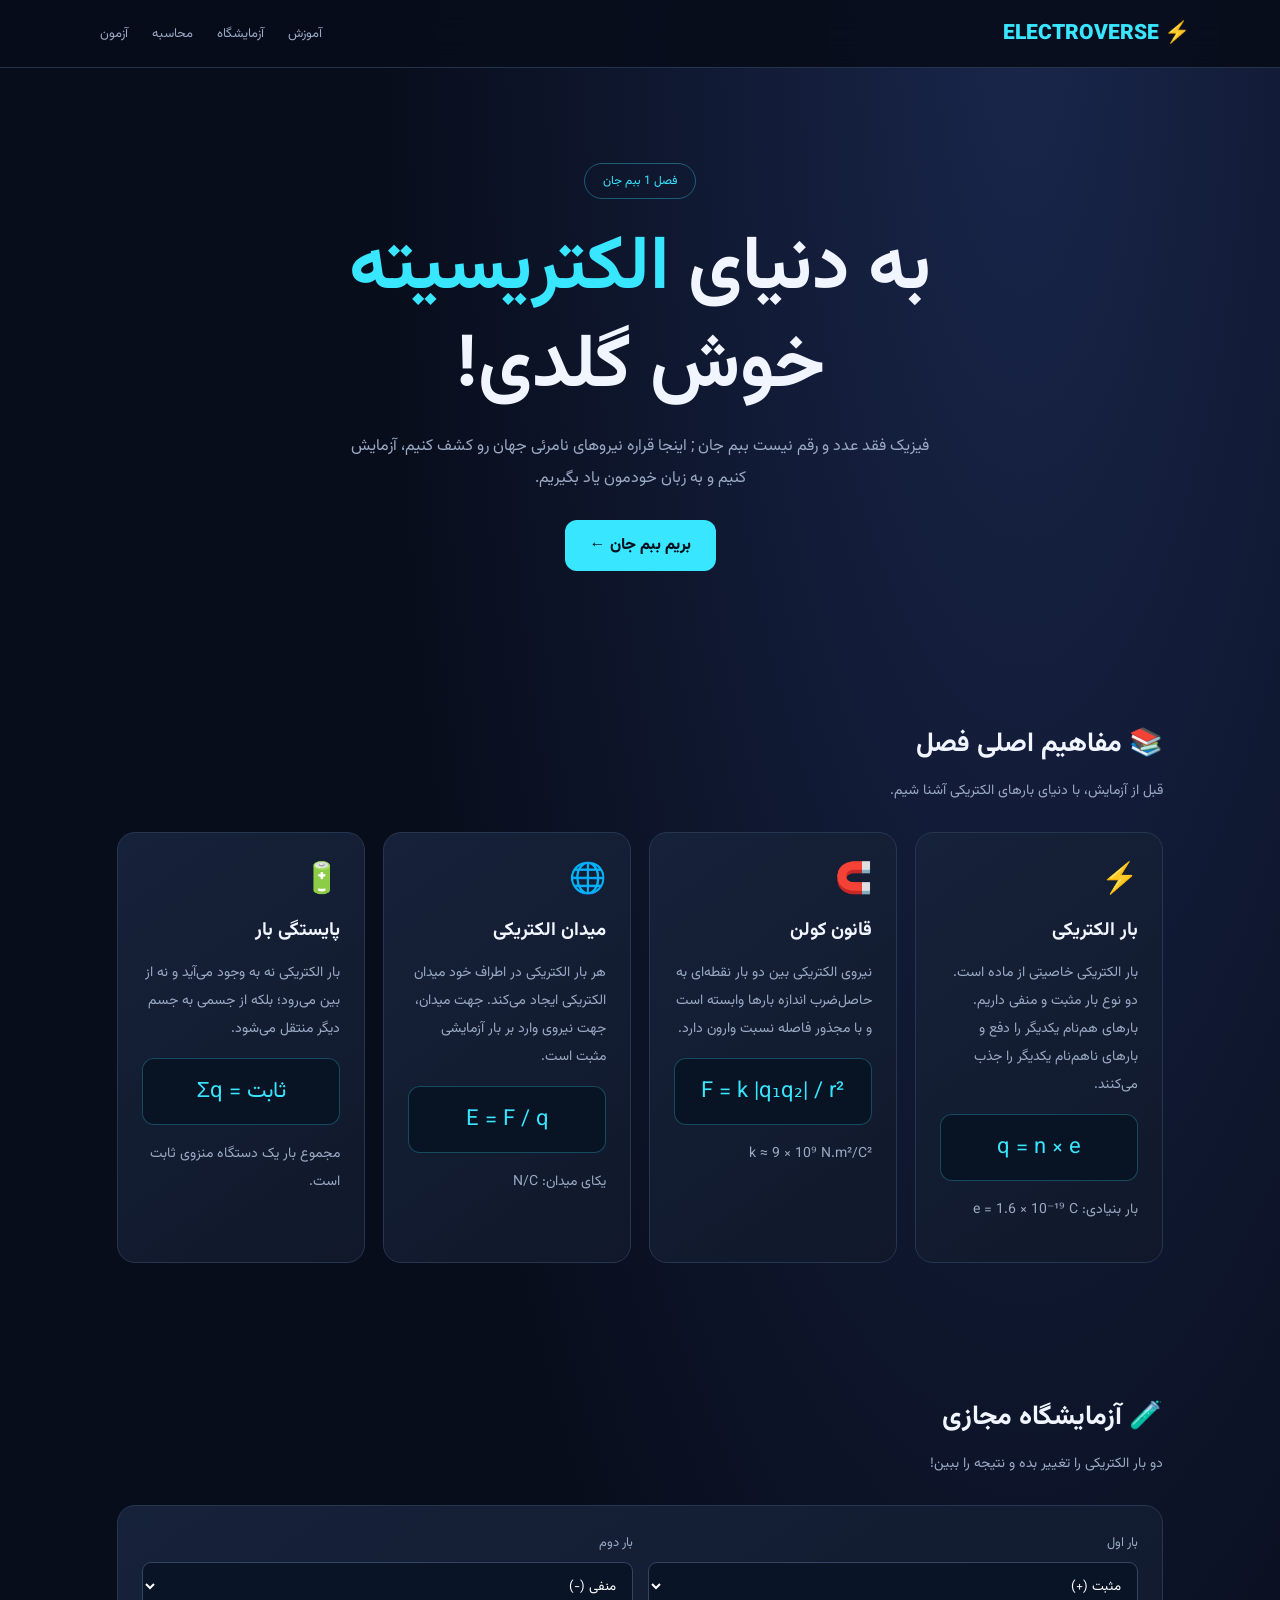
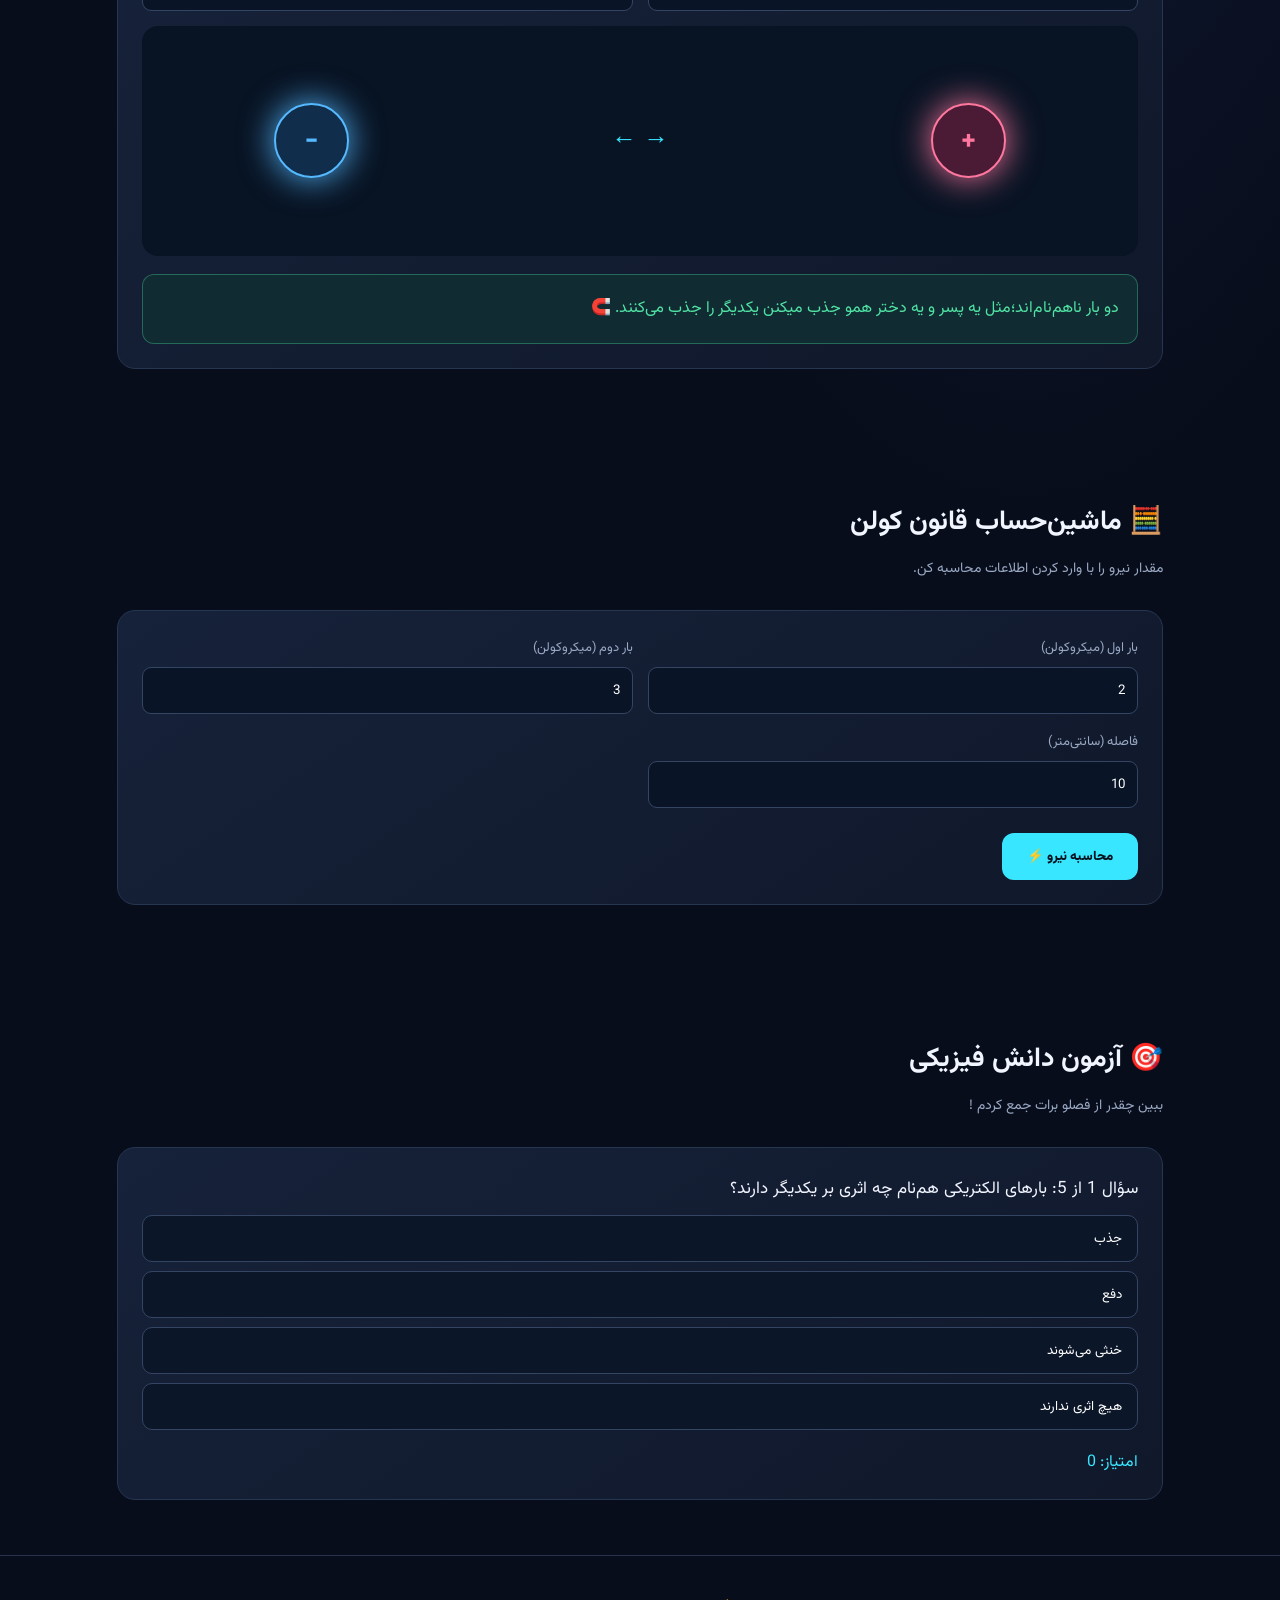
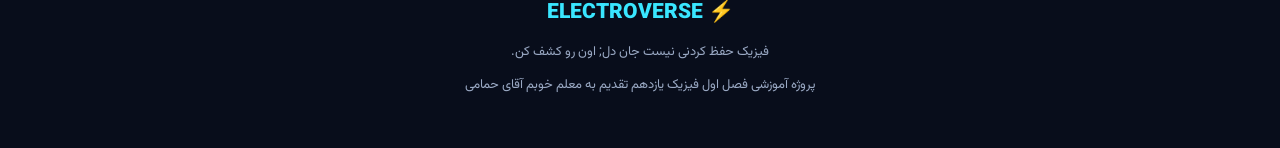
<file: index.html>
<!DOCTYPE html>
<html lang="fa" dir="rtl">
<head>
<meta charset="UTF-8">
<meta name="viewport" content="width=device-width, initial-scale=1.0">
<title>Electroverse | دنیای الکتریسیته</title>
<style>
@import url('https://fonts.googleapis.com/css2?family=Vazirmatn:wght@400;500;600;700;800;900&display=swap');

:root {
 --bg:#080d1b; --panel:#111a2d; --cyan:#39e6ff;
 --purple:#a78bfa; --white:#f1f5ff; --muted:#9aa9c4;
 --green:#50e3a4;
}
*{box-sizing:border-box;scroll-behavior:smooth}
body{
 margin:0;background:var(--bg);color:var(--white);
 font-family:'Vazirmatn',sans-serif;
 background-image:radial-gradient(ellipse at 80% 0%,#19264b 0%,transparent 45%);
}
nav{
 position:sticky;top:0;z-index:10;
 display:flex;justify-content:space-between;align-items:center;
 padding:17px 7%;background:#080d1beF;
 border-bottom:1px solid #26334c;backdrop-filter:blur(15px);
}
.logo{font-size:21px;font-weight:900;color:var(--cyan)}
nav a{color:var(--muted);text-decoration:none;margin:0 10px;font-size:13px}
nav a:hover{color:var(--cyan)}
.hero{text-align:center;padding:100px 20px 75px}
.tag{color:var(--cyan);border:1px solid #39e6ff55;padding:8px 18px;border-radius:30px;font-size:12px}
h1{font-size:clamp(38px,7vw,75px);line-height:1.3;margin:28px 0 15px}
h1 span{color:var(--cyan)}
.hero p{color:var(--muted);line-height:2;max-width:600px;margin:auto}
.btn{
 display:inline-block;padding:13px 25px;border:0;border-radius:12px;
 background:var(--cyan);color:#07111e;font-weight:800;
 font-family:inherit;cursor:pointer;text-decoration:none;margin-top:25px;
 transition:.2s
}
.btn:hover{transform:translateY(-3px);box-shadow:0 8px 30px #39e6ff44}
section{padding:55px 8%;max-width:1250px;margin:auto}
.section-title{font-size:27px;margin-bottom:10px}
.sub{color:var(--muted);font-size:14px;margin-bottom:30px}
.grid{display:grid;grid-template-columns:repeat(auto-fit,minmax(230px,1fr));gap:18px}
.card{
 background:linear-gradient(145deg,#16223a,#10182a);
 border:1px solid #263651;border-radius:18px;padding:24px;
 transition:.25s
}
.card:hover{transform:translateY(-5px);border-color:var(--cyan)}
.icon{font-size:30px}
.card h3{margin:12px 0}
.card p{color:var(--muted);font-size:14px;line-height:2}
.formula{
 background:#081323;border:1px solid #39e6ff44;border-radius:12px;
 padding:15px;text-align:center;color:var(--cyan);
 font-size:22px;direction:ltr;margin:15px 0
}
.highlight{color:var(--cyan);font-weight:800}
input,select{
 background:#091426;color:white;border:1px solid #344563;
 padding:12px;border-radius:9px;font-family:inherit;width:100%;margin-top:7px
}
label{font-size:13px;color:var(--muted)}
.calc{display:grid;grid-template-columns:1fr 1fr;gap:15px}
.result{
 margin-top:18px;padding:18px;border-radius:12px;
 background:#102b32;border:1px solid #50e3a455;color:var(--green);
 line-height:2
}
.sim{
 display:flex;align-items:center;justify-content:space-around;
 min-height:230px;position:relative;background:#081323;
 border-radius:16px;margin-top:15px;overflow:hidden;
}
.charge{
 width:75px;height:75px;border-radius:50%;display:grid;
 place-items:center;font-size:27px;font-weight:900;
 box-shadow:0 0 35px currentColor;position:relative;z-index:2
}
.positive{background:#4b1b36;color:#ff779e;border:2px solid #ff779e}
.negative{background:#102d4b;color:#55b9ff;border:2px solid #55b9ff}
canvas{width:100%;height:220px;display:block;background:#081323;border-radius:15px}
.quiz-question{font-size:17px;line-height:2}
.option{
 display:block;width:100%;text-align:right;padding:12px 15px;
 border:1px solid #344563;background:#0b1629;color:white;
 border-radius:10px;margin:9px 0;font-family:inherit;cursor:pointer
}
.option:hover{border-color:var(--cyan)}
.option.correct{background:#164a39;border-color:var(--green)}
.option.wrong{background:#522532;border-color:#ff667d}
footer{text-align:center;padding:40px;color:var(--muted);border-top:1px solid #26334c;font-size:13px}
@media(max-width:650px){
 nav{padding:14px 4%}nav a{margin:0 4px;font-size:11px}
 .hero{padding-top:65px}.calc{grid-template-columns:1fr}
 section{padding:40px 5%}
}
</style>
</head>
<body>

<nav>
 <div class="logo">⚡ ELECTROVERSE</div>
 <div>
  <a href="#learn">آموزش</a>
  <a href="#lab">آزمایشگاه</a>
  <a href="#calculator">محاسبه</a>
  <a href="#quiz">آزمون</a>
 </div>
</nav>

<header class="hero">
 <span class="tag">فصل 1 ببم جان</span>
 <h1>به دنیای <span>الکتریسیته</span><br>خوش گلدی!</h1>
 <p>
 فیزیک فقد عدد و رقم نیست ببم جان ;
  اینجا قراره نیروهای نامرئی جهان رو کشف کنیم،
  آزمایش کنیم و به زبان خودمون یاد بگیریم.
 </p>
 <a href="#learn" class="btn">بریم ببم جان   ←</a>
</header>

<section id="learn">
 <h2 class="section-title">📚 مفاهیم اصلی فصل</h2>
 <p class="sub">قبل از آزمایش، با دنیای بارهای الکتریکی آشنا شیم.</p>
 <div class="grid">
  <div class="card">
   <div class="icon">⚡</div>
   <h3>بار الکتریکی</h3>
   <p>بار الکتریکی خاصیتی از ماده است. دو نوع بار مثبت و منفی داریم. بارهای هم‌نام یکدیگر را دفع و بارهای ناهم‌نام یکدیگر را جذب می‌کنند.</p>
   <div class="formula">q = n × e</div>
   <p>بار بنیادی: e = 1.6 × 10⁻¹⁹ C</p>
  </div>
  <div class="card">
   <div class="icon">🧲</div>
   <h3>قانون کولن</h3>
   <p>نیروی الکتریکی بین دو بار نقطه‌ای به حاصل‌ضرب اندازه بارها وابسته است و با مجذور فاصله نسبت وارون دارد.</p>
   <div class="formula">F = k |q₁q₂| / r²</div>
   <p>k ≈ 9 × 10⁹ N.m²/C²</p>
  </div>
  <div class="card">
   <div class="icon">🌐</div>
   <h3>میدان الکتریکی</h3>
   <p>هر بار الکتریکی در اطراف خود میدان الکتریکی ایجاد می‌کند. جهت میدان، جهت نیروی وارد بر بار آزمایشی مثبت است.</p>
   <div class="formula">E = F / q</div>
   <p>یکای میدان: N/C</p>
  </div>
  <div class="card">
   <div class="icon">🔋</div>
   <h3>پایستگی بار</h3>
   <p>بار الکتریکی نه به وجود می‌آید و نه از بین می‌رود؛ بلکه از جسمی به جسم دیگر منتقل می‌شود.</p>
   <div class="formula">Σq = ثابت</div>
   <p>مجموع بار یک دستگاه منزوی ثابت است.</p>
  </div>
 </div>
</section>

<section id="lab">
 <h2 class="section-title">🧪 آزمایشگاه مجازی</h2>
 <p class="sub">دو بار الکتریکی را تغییر بده و نتیجه را ببین!</p>
 <div class="card">
  <div class="calc">
   <div>
    <label>بار اول</label>
    <select id="q1" onchange="simulate()">
     <option value="1">مثبت (+)</option>
     <option value="-1">منفی (-)</option>
    </select>
   </div>
   <div>
    <label>بار دوم</label>
    <select id="q2" onchange="simulate()">
     <option value="-1">منفی (-)</option>
     <option value="1">مثبت (+)</option>
    </select>
   </div>
  </div>
  <div class="sim">
   <div class="charge positive" id="c1">+</div>
   <div style="font-size:25px;color:var(--cyan)" id="arrow">← →</div>
   <div class="charge negative" id="c2">−</div>
  </div>
  <div class="result" id="simResult">
   دو بار ناهم‌نام‌اند؛ مثل دو تا پسر همو دفع میکنن.
  </div>
 </div>
</section>

<section id="calculator">
 <h2 class="section-title">🧮 ماشین‌حساب قانون کولن</h2>
 <p class="sub">مقدار نیرو را با وارد کردن اطلاعات محاسبه کن.</p>
 <div class="card">
  <div class="calc">
   <div>
    <label>بار اول (میکروکولن)</label>
    <input type="number" id="a" value="2" step="any">
   </div>
   <div>
    <label>بار دوم (میکروکولن)</label>
    <input type="number" id="b" value="3" step="any">
   </div>
   <div>
    <label>فاصله (سانتی‌متر)</label>
    <input type="number" id="r" value="10" min="0.000001" step="any">
   </div>
  </div>
  <button class="btn" onclick="calculate()">محاسبه نیرو ⚡</button>
  <div id="answer" class="result" style="display:none"></div>
 </div>
</section>

<section id="quiz">
 <h2 class="section-title">🎯 آزمون دانش فیزیکی</h2>
 <p class="sub">ببین چقدر از فصلو برات جمع کردم !</p>
 <div class="card">
  <div id="question" class="quiz-question"></div>
  <div id="options"></div>
  <div id="feedback"></div>
  <button class="btn" id="next" onclick="nextQuestion()" style="display:none">سؤال بعدی ←</button>
  <div id="score" style="margin-top:20px;color:var(--cyan)"></div>
 </div>
</section>

<footer>
 <div class="logo">⚡ ELECTROVERSE</div>
 <p>فیزیک حفظ کردنی نیست جان دل; اون رو کشف کن.</p>
 <p> پروژه آموزشی فصل اول فیزیک یازدهم تقدیم به معلم خوبم آقای حمامی</p>
</footer>

<script>
function simulate(){
 const x=Number(document.getElementById('q1').value);
 const y=Number(document.getElementById('q2').value);
 const c1=document.getElementById('c1');
 const c2=document.getElementById('c2');
 const arrow=document.getElementById('arrow');
 const result=document.getElementById('simResult');

 c1.textContent=x>0?'+':'−';
 c2.textContent=y>0?'+':'−';

 c1.className='charge '+(x>0?'positive':'negative');
 c2.className='charge '+(y>0?'positive':'negative');

 if(x===y){
  arrow.textContent='←     →';
  result.textContent='دو بار هم‌نام‌اند؛ مثل دو تا پسر یکدیگر را دفع می‌کنند. 🚀';
 }else{
  arrow.textContent='→     ←';
  result.textContent='دو بار ناهم‌نام‌اند؛مثل یه پسر و یه دختر همو جذب میکنن یکدیگر را جذب می‌کنند. 🧲';
 }
}

function calculate(){
 const a=Number(document.getElementById('a').value);
 const b=Number(document.getElementById('b').value);
 const r=Number(document.getElementById('r').value);
 const out=document.getElementById('answer');

 if(!Number.isFinite(a)||!Number.isFinite(b)||!Number.isFinite(r)||r<=0){
  out.style.display='block';
  out.textContent='لطفاً مقادیر معتبر و فاصله مثبت وارد کن.';
  return;
 }

 const F=9e9*Math.abs(a*1e-6*b*1e-6)/(r/100)**2;
 const type=a*b>0?'دافعه (دفع)':a*b<0?'جاذبه (کشش)':'بدون نیروی کولنی';
 out.style.display='block';
 out.innerHTML=
 `نتیجه محاسبه:<br>
 <strong>${F.toPrecision(5)} نیوتون</strong><br>
 نوع نیرو: ${type}<br>
 <small>F = k |q₁q₂| / r²</small>`;
}

const questions=[
 {q:'بارهای الکتریکی هم‌نام چه اثری بر یکدیگر دارند؟',
  o:['جذب','دفع','خنثی می‌شوند','هیچ اثری ندارند'],a:1},
 {q:'یکای بار الکتریکی چیست؟',
  o:['نیوتون','ژول','کولن','ولت'],a:2},
 {q:'اگر فاصله دو بار ۲ برابر شود، اندازه نیروی کولنی چند برابر می‌شود؟',
  o:['۲ برابر','۴ برابر','نصف','یک‌چهارم'],a:3},
 {q:'جهت میدان الکتریکی در یک نقطه، جهت نیروی وارد بر کدام بار آزمایشی است؟',
  o:['مثبت','منفی','خنثی','هر سه'],a:0},
 {q:'بار الکتریکی یک دستگاه منزوی چگونه تغییر می‌کند؟',
  o:['همیشه افزایش می‌یابد','همیشه کاهش می‌یابد','ثابت می‌ماند','صفر می‌شود'],a:2}
];

let index=0,score=0,answered=false;

function showQuestion(){
 answered=false;
 const q=questions[index];
 document.getElementById('question').textContent=
 `سؤال ${index+1} از ${questions.length}: ${q.q}`;
 document.getElementById('feedback').textContent='';
 document.getElementById('next').style.display='none';
 document.getElementById('options').innerHTML='';
 q.o.forEach((option,i)=>{
  const btn=document.createElement('button');
  btn.className='option';
  btn.textContent=option;
  btn.onclick=()=>checkAnswer(i,btn);
  document.getElementById('options').appendChild(btn);
 });
 document.getElementById('score').textContent=`امتیاز: ${score}`;
}

function checkAnswer(choice,btn){
 if(answered)return;
 answered=true;
 const q=questions[index];
 const buttons=document.querySelectorAll('.option');
 buttons[q.a].classList.add('correct');
 if(choice===q.a){
  score++;
  document.getElementById('feedback').textContent='آفرین! پاسخ درست بود 🎉';
 }else{
  btn.classList.add('wrong');
  document.getElementById('feedback').textContent='چقدر انسان مزخرف و زشتی هستی تو .';
 }
 document.getElementById('next').style.display='inline-block';
 document.getElementById('score').textContent=`امتیاز: ${score}`;
 document.getElementById('next').textContent=
 index===questions.length-1?'مشاهده نتیجه 🏆':'سؤال بعدی ←';
}

function nextQuestion(){
 if(index<questions.length-1){
  index++;
  showQuestion();
 }else{
  document.getElementById('question').textContent=
  `آزمون تمام شد! امتیاز تو: ${score} از ${questions.length} 🏆`;
  document.getElementById('options').innerHTML='';
  document.getElementById('feedback').textContent=
  score===5?'فوق‌العاده‌ای! استاد الکتریسیته شدی!':
  score>=3?'خیال راحت هیچ گوهی نمیشی.':'خاک تو سرت با این درس خوندنت احمق نادان';
  document.getElementById('next').style.display='none';
 }
}
simulate();
showQuestion();
</script>
</body>
</html>
</file>
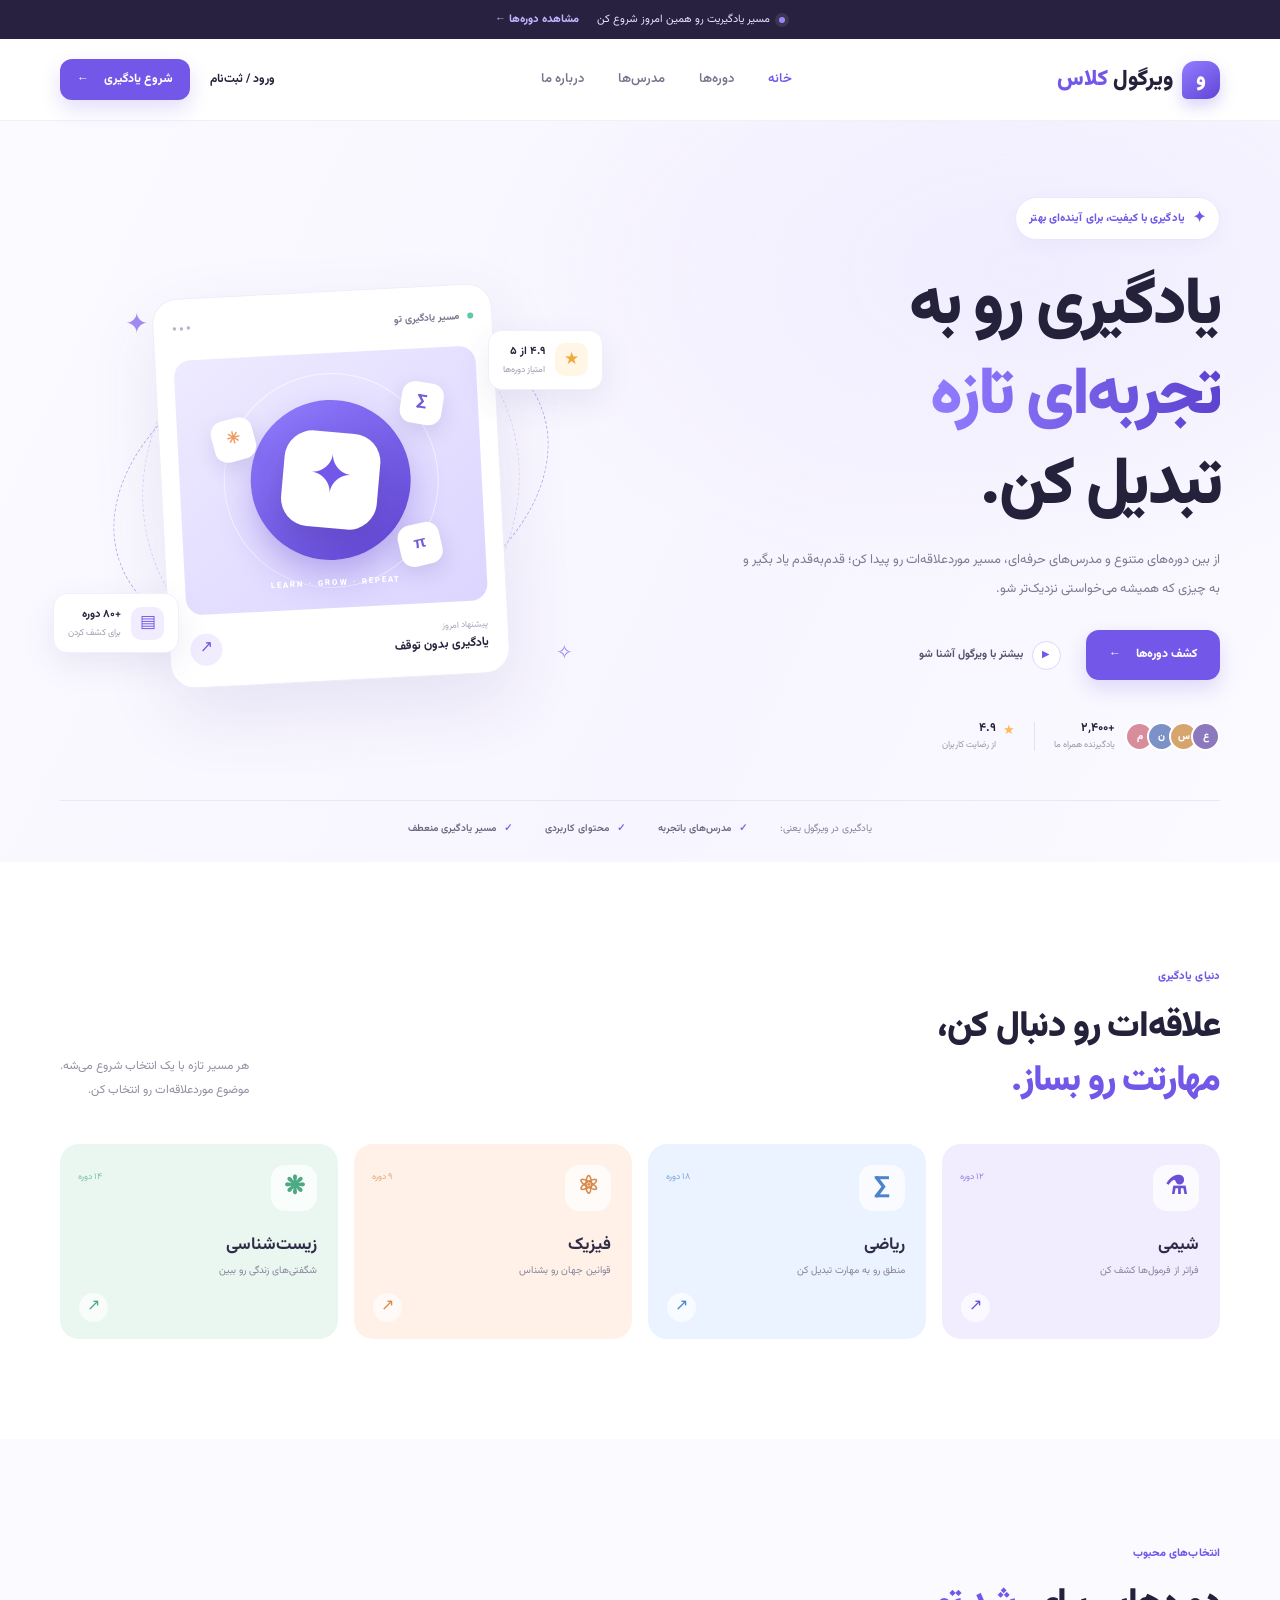
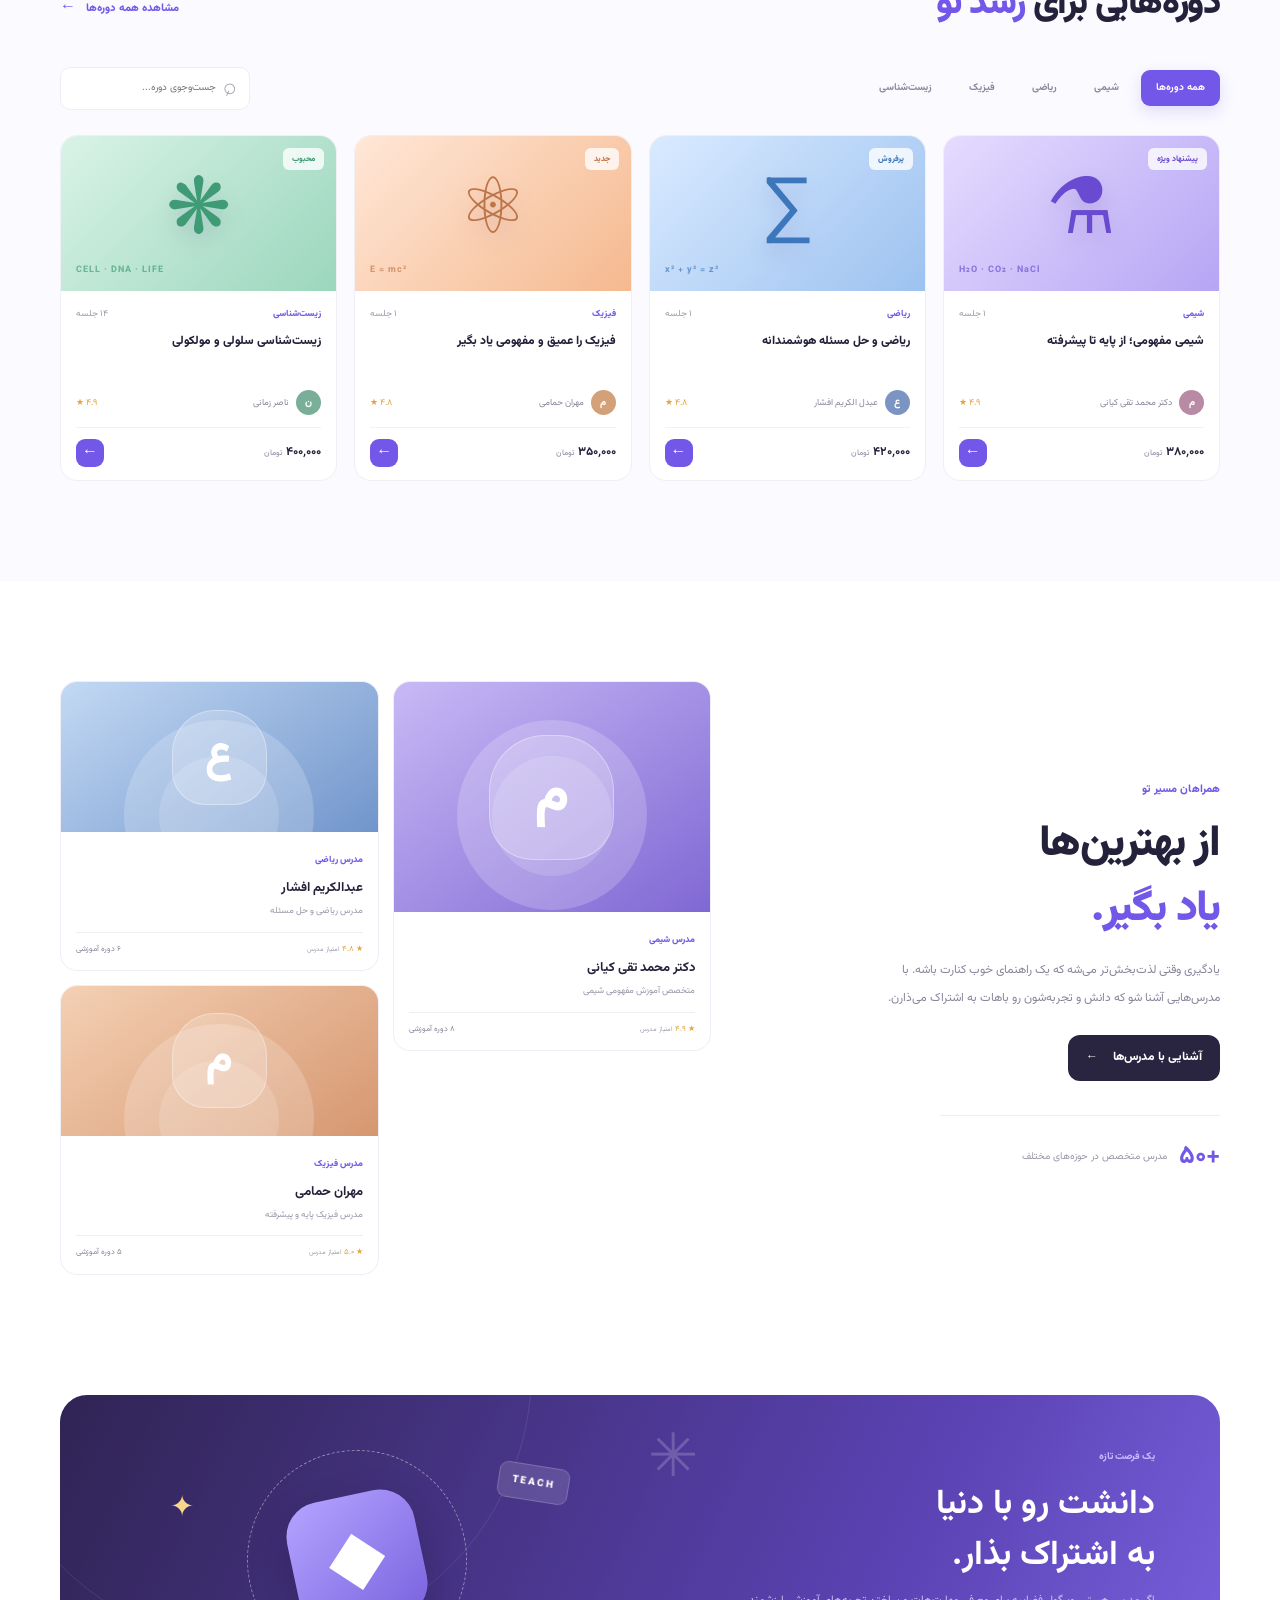
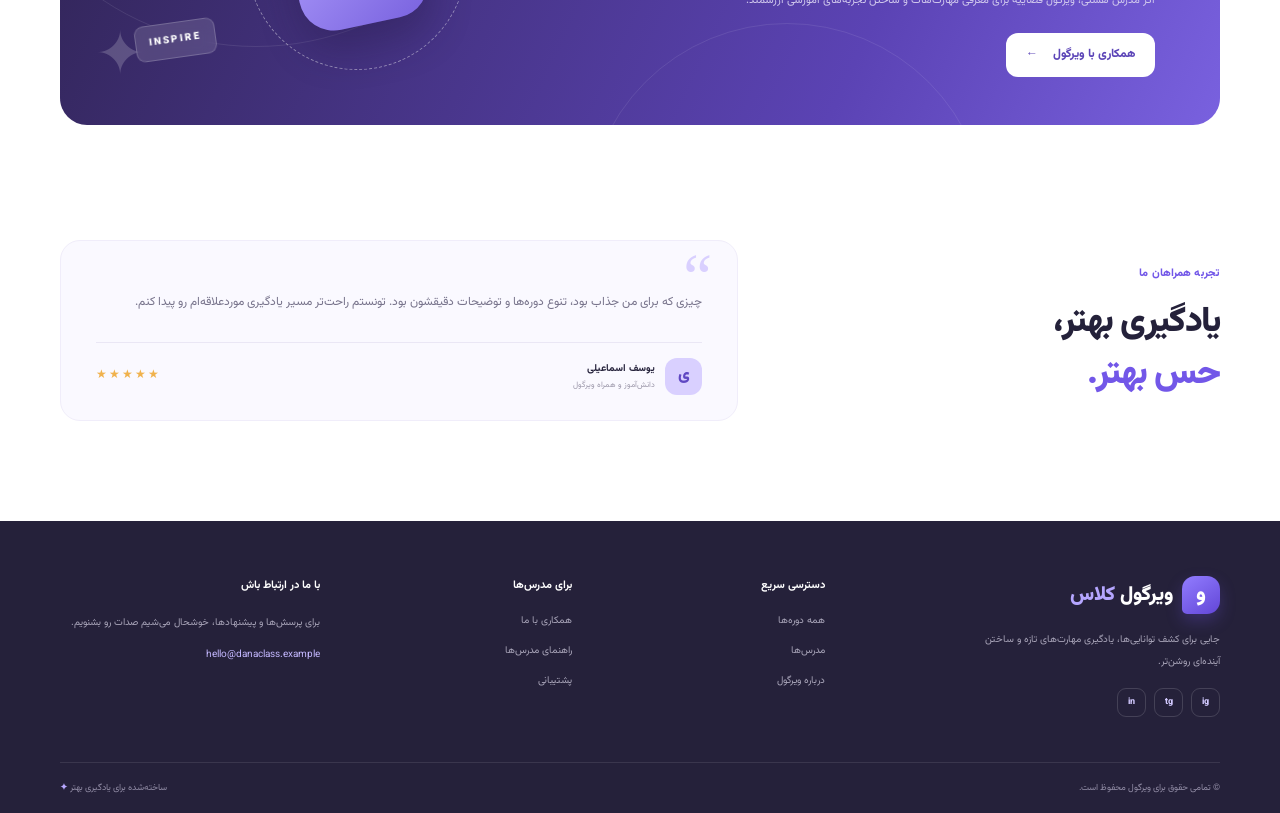
<file: MTkiani/index.html>
<!DOCTYPE html>
<html lang="fa" dir="rtl">

<head>
  <meta charset="UTF-8">
  <meta name="viewport" content="width=device-width, initial-scale=1.0">
  <meta name="description" content="ویرگول جایی برای یادگیری از بهترین مدرس‌ها">
  <title>ویرگول | یادگیری، یک قدم جلوتر</title>
  <link rel="preconnect" href="https://fonts.googleapis.com">
  <link rel="preconnect" href="https://fonts.gstatic.com" crossorigin>
  <link href="https://fonts.googleapis.com/css2?family=Vazirmatn:wght@400;500;600;700;800;900&display=swap"
    rel="stylesheet">
  <link rel="stylesheet" href="style.css">
</head>

<body>
  <div class="announcement">
    <span class="announcement-dot"></span>
    مسیر یادگیریت رو همین امروز شروع کن
    <a href="#courses">مشاهده دوره‌ها <span>←</span></a>
  </div>

  <header class="header">
    <div class="container nav-wrap">
      <a class="brand" href="#" aria-label="ویرگول">
        <span class="brand-mark">و</span>
        <span>ویرگول <span class="brand-light">کلاس</span></span>
      </a>

      <button class="menu-toggle" id="menuToggle" aria-label="باز کردن منو" aria-expanded="false">
        <span></span><span></span><span></span>
      </button>

      <nav class="nav" id="mainNav">
        <a class="nav-link active" href="#">خانه</a>
        <a class="nav-link" href="#courses">دوره‌ها</a>
        <a class="nav-link" href="#instructors">مدرس‌ها</a>
        <a class="nav-link" href="#about">درباره ما</a>
      </nav>

      <div class="nav-actions">
        <a class="login-link" href="#join">ورود / ثبت‌نام</a>
        <a class="btn btn-primary nav-cta" href="#join">شروع یادگیری <span>←</span></a>
      </div>
    </div>
  </header>

  <main>
    <section class="hero">
      <div class="hero-glow glow-one"></div>
      <div class="hero-glow glow-two"></div>
      <div class="container hero-grid">
        <div class="hero-content">
          <div class="eyebrow"><span class="eyebrow-icon">✦</span> یادگیری با کیفیت، برای آینده‌ای بهتر</div>
          <h1>یادگیری رو به<br><span class="gradient-text">تجربه‌ای تازه</span><br>تبدیل کن.</h1>
          <p class="hero-description">
            از بین دوره‌های متنوع و مدرس‌های حرفه‌ای، مسیر موردعلاقه‌ات رو پیدا کن؛
            قدم‌به‌قدم یاد بگیر و به چیزی که همیشه می‌خواستی نزدیک‌تر شو.
          </p>
          <div class="hero-actions">
            <a href="#courses" class="btn btn-primary btn-large">کشف دوره‌ها <span>←</span></a>
            <a href="#about" class="play-link"><span class="play-icon">▶</span> بیشتر با ویرگول آشنا شو</a>
          </div>
          <div class="hero-proof">
            <div class="avatar-stack">
              <span class="mini-avatar avatar-a">م</span>
              <span class="mini-avatar avatar-b">ن</span>
              <span class="mini-avatar avatar-c">س</span>
              <span class="mini-avatar avatar-d">ع</span>
            </div>
            <div><strong>+۲٬۴۰۰</strong><small>یادگیرنده همراه ما</small></div>
            <span class="proof-divider"></span>
            <div class="rating"><span>★</span><strong>۴.۹</strong><small>از رضایت کاربران</small></div>
          </div>
        </div>

        <div class="hero-visual">
          <div class="visual-orbit orbit-one"></div>
          <div class="visual-orbit orbit-two"></div>
          <div class="hero-main-card">
            <div class="hero-card-top">
              <span class="live-label"><i></i> مسیر یادگیری تو</span>
              <span class="dots">•••</span>
            </div>
            <div class="learning-art">
              <div class="art-circle circle-back"></div>
              <div class="art-circle circle-front"></div>
              <div class="art-book">✦</div>
              <div class="floating-symbol symbol-one">∑</div>
              <div class="floating-symbol symbol-two">π</div>
              <div class="floating-symbol symbol-three">✳</div>
              <div class="floating-pill">LEARN · GROW · REPEAT</div>
            </div>
            <div class="hero-card-bottom">
              <div><small>پیشنهاد امروز</small><strong>یادگیری بدون توقف</strong></div>
              <span class="arrow-circle">↗</span>
            </div>
          </div>
          <div class="floating-card float-rating">
            <span class="float-icon star-icon">★</span>
            <div><strong>۴.۹ از ۵</strong><small>امتیاز دوره‌ها</small></div>
          </div>
          <div class="floating-card float-course">
            <span class="float-icon book-icon">▤</span>
            <div><strong>+۸۰ دوره</strong><small>برای کشف کردن</small></div>
          </div>
          <div class="hero-spark spark-a">✦</div>
          <div class="hero-spark spark-b">✧</div>
        </div>
      </div>
      <div class="hero-bottom container">
        <span>یادگیری در ویرگول یعنی:</span>
        <div class="benefit"><span>✓</span> مدرس‌های باتجربه</div>
        <div class="benefit"><span>✓</span> محتوای کاربردی</div>
        <div class="benefit"><span>✓</span> مسیر یادگیری منعطف</div>
      </div>
    </section>

    <section class="section categories-section" id="about">
      <div class="container">
        <div class="section-heading">
          <div><span class="section-kicker">دنیای یادگیری</span>
            <h2>علاقه‌ات رو دنبال کن،<br><span>مهارتت رو بساز.</span></h2>
          </div>
          <p>هر مسیر تازه با یک انتخاب شروع می‌شه.<br>موضوع موردعلاقه‌ات رو انتخاب کن.</p>
        </div>
        <div class="category-grid">
          <a href="#courses" class="category-card category-purple" data-category-link="chemistry">
            <span class="category-icon">⚗</span><span class="category-count">۱۲ دوره</span>
            <strong>شیمی</strong><small>فراتر از فرمول‌ها کشف کن</small><span class="category-arrow">↗</span>
          </a>
          <a href="#courses" class="category-card category-blue" data-category-link="math">
            <span class="category-icon">∑</span><span class="category-count">۱۸ دوره</span>
            <strong>ریاضی</strong><small>منطق رو به مهارت تبدیل کن</small><span class="category-arrow">↗</span>
          </a>
          <a href="#courses" class="category-card category-orange" data-category-link="physics">
            <span class="category-icon">⚛</span><span class="category-count">۹ دوره</span>
            <strong>فیزیک</strong><small>قوانین جهان رو بشناس</small><span class="category-arrow">↗</span>
          </a>
          <a href="#courses" class="category-card category-green" data-category-link="biology">
            <span class="category-icon">❋</span><span class="category-count">۱۴ دوره</span>
            <strong>زیست‌شناسی</strong><small>شگفتی‌های زندگی رو ببین</small><span class="category-arrow">↗</span>
          </a>
        </div>
      </div>
    </section>

    <section class="section courses-section" id="courses">
      <div class="container">
        <div class="section-heading courses-heading">
          <div><span class="section-kicker">انتخاب‌های محبوب</span>
            <h2>دوره‌هایی برای <span>رشد تو</span></h2>
          </div>
          <a href="#courses" class="text-link">مشاهده همه دوره‌ها <span>←</span></a>
        </div>

        <div class="course-toolbar">
          <div class="filter-list" role="group" aria-label="فیلتر دوره‌ها">
            <button class="filter-btn active" data-filter="all">همه دوره‌ها</button>
            <button class="filter-btn" data-filter="chemistry">شیمی</button>
            <button class="filter-btn" data-filter="math">ریاضی</button>
            <button class="filter-btn" data-filter="physics">فیزیک</button>
            <button class="filter-btn" data-filter="biology">زیست‌شناسی</button>
          </div>
          <label class="search-box"><span>⌕</span><input id="courseSearch" type="search" placeholder="جست‌وجوی دوره..."
              aria-label="جست‌وجوی دوره"></label>
        </div>

        <div class="course-grid" id="courseGrid">
          <article class="course-card" data-category="chemistry" data-title="شیمی مفهومی از پایه تا پیشرفته">
            <div class="course-cover cover-chem">
              <span class="cover-tag">پیشنهاد ویژه</span><span class="cover-illustration">⚗</span><span
                class="cover-formula">H₂O · CO₂ · NaCl</span>
            </div>
            <div class="course-info">
              <div class="course-meta"><span>شیمی</span><span>۱ جلسه</span></div>
              <h3>شیمی مفهومی؛ از پایه تا پیشرفته</h3>
              <div class="teacher-line"><span class="teacher-avatar teacher-one">م</span><span>دکتر محمد تقی
                  کیانی</span><span class="course-rating">★ ۴.۹</span></div>
              <div class="course-bottom"><strong>۳۸۰٬۰۰۰ <small>تومان</small></strong><a href="#join"
                  aria-label="مشاهده دوره">←</a></div>
            </div>
          </article>

          <article class="course-card" data-category="math" data-title="ریاضی و حل مسئله هوشمندانه">
            <div class="course-cover cover-math">
              <span class="cover-tag">پرفروش</span><span class="cover-illustration">∑</span><span
                class="cover-formula">x² + y² = z²</span>
            </div>
            <div class="course-info">
              <div class="course-meta"><span>ریاضی</span><span>۱ جلسه</span></div>
              <h3>ریاضی و حل مسئله هوشمندانه</h3>
              <div class="teacher-line"><span class="teacher-avatar teacher-two">ع</span><span>عبدل الکریم
                  افشار</span><span class="course-rating">★ ۴.۸</span></div>
              <div class="course-bottom"><strong>۴۲۰٬۰۰۰ <small>تومان</small></strong><a href="#join"
                  aria-label="مشاهده دوره">←</a></div>
            </div>
          </article>

          <article class="course-card" data-category="physics" data-title="فیزیک را عمیق و مفهومی یاد بگیر">
            <div class="course-cover cover-physics">
              <span class="cover-tag">جدید</span><span class="cover-illustration">⚛</span><span class="cover-formula">E
                = mc²</span>
            </div>
            <div class="course-info">
              <div class="course-meta"><span>فیزیک</span><span>۱ جلسه</span></div>
              <h3>فیزیک را عمیق و مفهومی یاد بگیر</h3>
              <div class="teacher-line"><span class="teacher-avatar teacher-three">م</span><span>مهران حمامی</span><span
                  class="course-rating">★ ۴.۸</span></div>
              <div class="course-bottom"><strong>۳۵۰٬۰۰۰ <small>تومان</small></strong><a href="#join"
                  aria-label="مشاهده دوره">←</a></div>
            </div>
          </article>

          <article class="course-card" data-category="biology" data-title="زیست‌شناسی سلولی و مولکولی">
            <div class="course-cover cover-bio">
              <span class="cover-tag">محبوب</span><span class="cover-illustration">❋</span><span
                class="cover-formula">CELL · DNA · LIFE</span>
            </div>
            <div class="course-info">
              <div class="course-meta"><span>زیست‌شناسی</span><span>۱۴ جلسه</span></div>
              <h3>زیست‌شناسی سلولی و مولکولی</h3>
              <div class="teacher-line"><span class="teacher-avatar teacher-four">ن</span><span>ناصر زمانی</span><span
                  class="course-rating">★ ۴.۹</span></div>
              <div class="course-bottom"><strong>۴۰۰٬۰۰۰ <small>تومان</small></strong><a href="#join"
                  aria-label="مشاهده دوره">←</a></div>
            </div>
          </article>
        </div>
        <p class="empty-state" id="emptyState" hidden>دوره‌ای با این مشخصات پیدا نشد.</p>
      </div>
    </section>

    <section class="section instructors-section" id="instructors">
      <div class="container instructor-layout">
        <div class="instructor-copy">
          <span class="section-kicker">همراهان مسیر تو</span>
          <h2>از بهترین‌ها<br><span>یاد بگیر.</span></h2>
          <p>یادگیری وقتی لذت‌بخش‌تر می‌شه که یک راهنمای خوب کنارت باشه. با مدرس‌هایی آشنا شو که دانش و تجربه‌شون رو
            باهات به اشتراک می‌ذارن.</p>
          <a href="#join" class="btn btn-dark">آشنایی با مدرس‌ها <span>←</span></a>
          <div class="instructor-stat"><strong>+۵۰</strong><span>مدرس متخصص در حوزه‌های مختلف</span></div>
        </div>
        <div class="instructor-cards">
          <article class="instructor-card instructor-featured">
            <div class="instructor-photo photo-one"><span>م</span></div>
            <div class="instructor-details"><span class="instructor-subject">مدرس شیمی</span>
              <h3>دکتر محمد تقی کیانی</h3>
              <p>متخصص آموزش مفهومی شیمی</p>
              <div class="instructor-footer"><span>★ ۴.۹ <small>امتیاز مدرس</small></span><span>۸ دوره آموزشی</span>
              </div>
            </div>
          </article>
          <article class="instructor-card">
            <div class="instructor-photo photo-two"><span>ع</span></div>
            <div class="instructor-details"><span class="instructor-subject">مدرس ریاضی</span>
              <h3>عبدالکریم افشار </h3>
              <p>مدرس ریاضی و حل مسئله</p>
              <div class="instructor-footer"><span>★ ۴.۸ <small>امتیاز مدرس</small></span><span>۶ دوره آموزشی</span>
              </div>
            </div>
          </article>
          <article class="instructor-card">
            <div class="instructor-photo photo-three"><span>م</span></div>
            <div class="instructor-details"><span class="instructor-subject">مدرس فیزیک</span>
              <h3>مهران حمامی</h3>
              <p>مدرس فیزیک پایه و پیشرفته</p>
              <div class="instructor-footer"><span>★ ۵.۰ <small>امتیاز مدرس</small></span><span>۵ دوره آموزشی</span>
              </div>
            </div>
          </article>
        </div>
      </div>
    </section>

    <section class="join-section" id="join">
      <div class="container">
        <div class="join-card">
          <div class="join-decoration decoration-one">✳</div>
          <div class="join-decoration decoration-two">✦</div>
          <div class="join-content"><span class="join-kicker">یک فرصت تازه</span>
            <h2>دانشت رو با دنیا<br>به اشتراک بذار.</h2>
            <p>اگر مدرس هستی، ویرگول فضاییه برای معرفی مهارت‌هات و ساختن تجربه‌های آموزشی ارزشمند.</p><a
              class="btn btn-white" href="mailto:hello@danaclass.example">همکاری با ویرگول <span>←</span></a>
          </div>
          <div class="join-art">
            <div class="join-orbit"></div>
            <div class="join-cap">◆</div>
            <div class="join-note note-top">TEACH</div>
            <div class="join-note note-bottom">INSPIRE</div><span class="join-star">✦</span>
          </div>
        </div>
      </div>
    </section>

    <section class="section testimonial-section">
      <div class="container testimonial-wrap">
        <div><span class="section-kicker">تجربه همراهان ما</span>
          <h2>یادگیری بهتر،<br><span>حس بهتر.</span></h2>
        </div>
        <div class="testimonial-card"><span class="quote-mark">“</span>
          <p>چیزی که برای من جذاب بود، تنوع دوره‌ها و توضیحات دقیقشون بود. تونستم راحت‌تر مسیر یادگیری موردعلاقه‌ام رو
            پیدا کنم.</p>
          <div class="testimonial-person"><span class="testimonial-avatar">ی</span>
            <div><strong>یوسف اسماعیلی</strong><small>دانش‌آموز و همراه ویرگول</small>
            </div><span class="testimonial-stars">★★★★★</span>
          </div>
        </div>
      </div>
    </section>
  </main>

  <footer class="footer">
    <div class="container footer-main">
      <div class="footer-about"><a class="brand footer-brand" href="#"><span class="brand-mark">و</span><span> ویرگول
            <span class="brand-light">کلاس</span></span></a>
        <p>جایی برای کشف توانایی‌ها، یادگیری مهارت‌های تازه و ساختن آینده‌ای روشن‌تر.</p>
        <div class="socials"><a href="#" aria-label="اینستاگرام">ig</a><a href="#" aria-label="تلگرام">tg</a><a href="#"
            aria-label="لینکدین">in</a></div>
      </div>
      <div class="footer-col"><strong>دسترسی سریع</strong><a href="#courses">همه دوره‌ها</a><a
          href="#instructors">مدرس‌ها</a><a href="#about">درباره ویرگول</a></div>
      <div class="footer-col"><strong>برای مدرس‌ها</strong><a href="#join">همکاری با ما</a><a href="#join">راهنمای
          مدرس‌ها</a><a href="#join">پشتیبانی</a></div>
      <div class="footer-contact"><strong>با ما در ارتباط باش</strong>
        <p>برای پرسش‌ها و پیشنهادها، خوشحال می‌شیم صدات رو بشنویم.</p><a
          href="mailto:hello@danaclass.example">hello@danaclass.example</a>
      </div>
    </div>
    <div class="container footer-bottom"><span>© تمامی حقوق برای ویرگول محفوظ است.</span><span>ساخته‌شده برای یادگیری
        بهتر <b>✦</b></span></div>
  </footer>
  <script src="script.js"></script>
</body>

</html>
</file>
<file: MTkiani/style.css>
@import url('https://fonts.googleapis.com/css2?family=Vazirmatn:wght@400;500;600;700;800;900&display=swap');

:root {
    --primary: #7257e8;
    --primary-dark: #5038bd;
    --ink: #24213a;
    --muted: #85839a;
    --surface: #f8f8fc;
    --line: #eeedf4;
    --white: #fff;
    --radius: 22px;
    --shadow: 0 18px 55px rgba(49, 37, 105, .09);
}

* {
    box-sizing: border-box;
}

html {
    scroll-behavior: smooth;
}

body {
    margin: 0;
    font-family: 'Vazirmatn', Tahoma, sans-serif;
    color: var(--ink);
    background: #fff;
    line-height: 1.8;
}

a {
    text-decoration: none;
    color: inherit;
}

button,
input {
    font: inherit;
}

button {
    cursor: pointer;
}

.container {
    width: min(1160px, calc(100% - 48px));
    margin: auto;
}

.announcement {
    min-height: 39px;
    display: flex;
    align-items: center;
    justify-content: center;
    gap: 9px;
    background: #28213f;
    color: #e8e3ff;
    font-size: 11px;
}

.announcement a {
    color: #c2b5ff;
    font-weight: 800;
    margin-right: 9px;
}

.announcement-dot {
    width: 6px;
    height: 6px;
    background: #9b86ff;
    border-radius: 50%;
    box-shadow: 0 0 0 4px #ffffff18;
}

.header {
    height: 82px;
    background: rgba(255, 255, 255, .92);
    border-bottom: 1px solid #f1f0f6;
    position: sticky;
    top: 0;
    z-index: 20;
    backdrop-filter: blur(16px);
}

.nav-wrap {
    height: 100%;
    display: flex;
    align-items: center;
    justify-content: space-between;
    gap: 28px;
}

.brand {
    display: inline-flex;
    align-items: center;
    gap: 9px;
    font-size: 22px;
    font-weight: 900;
    white-space: nowrap;
}

.brand-mark {
    display: grid;
    place-items: center;
    width: 38px;
    height: 38px;
    border-radius: 13px 13px 13px 5px;
    color: #fff;
    background: linear-gradient(145deg, #927dff, #6246d7);
    box-shadow: 0 7px 16px #7257e844;
    font-size: 21px;
}

.brand-light {
    color: var(--primary);
}

.nav {
    display: flex;
    align-items: center;
    gap: 34px;
    margin-right: auto;
    margin-left: auto;
}

.nav-link {
    color: #77748c;
    font-size: 13px;
    font-weight: 600;
    transition: .2s;
}

.nav-link:hover,
.nav-link.active {
    color: var(--primary);
}

.nav-actions {
    display: flex;
    align-items: center;
    gap: 20px;
}

.login-link {
    font-size: 12px;
    font-weight: 700;
}

.btn {
    display: inline-flex;
    align-items: center;
    justify-content: center;
    gap: 15px;
    border: 0;
    border-radius: 12px;
    padding: 11px 20px;
    font-size: 12px;
    font-weight: 800;
    transition: transform .2s, box-shadow .2s, background .2s;
}

.btn:hover {
    transform: translateY(-3px);
}

.btn-primary {
    background: var(--primary);
    color: #fff;
    box-shadow: 0 9px 20px #7257e832;
}

.btn-primary:hover {
    background: var(--primary-dark);
    box-shadow: 0 12px 24px #7257e84d;
}

.nav-cta {
    padding: 10px 17px;
}

.menu-toggle {
    display: none;
    background: none;
    border: 0;
    padding: 8px;
}

.menu-toggle span {
    display: block;
    width: 23px;
    height: 2px;
    margin: 5px;
    background: var(--ink);
    border-radius: 5px;
}

.hero {
    position: relative;
    overflow: hidden;
    background: radial-gradient(ellipse at 80% 20%, #f0edff 0, transparent 38%), linear-gradient(115deg, #fbfaff, #f7f5ff 60%, #fbfaff);
    padding: 76px 0 24px;
}

.hero-grid {
    display: grid;
    grid-template-columns: 1.02fr .98fr;
    align-items: center;
    gap: 55px;
    min-height: 465px;
}

.hero-content {
    position: relative;
    z-index: 2;
    padding-bottom: 22px;
}

.eyebrow,
.section-kicker {
    display: inline-flex;
    align-items: center;
    gap: 8px;
    color: var(--primary);
    font-size: 11px;
    font-weight: 800;
    letter-spacing: .1px;
}

.eyebrow {
    background: #fff;
    border: 1px solid #ebe6ff;
    border-radius: 30px;
    padding: 7px 13px;
    box-shadow: 0 5px 18px #5742a00b;
}

.eyebrow-icon {
    font-size: 15px;
}

.hero h1 {
    font-size: clamp(43px, 5.3vw, 66px);
    line-height: 1.36;
    letter-spacing: -2.6px;
    margin: 22px 0 15px;
    font-weight: 900;
}

.gradient-text {
    background: linear-gradient(90deg, #927cff, #5d43d0);
    color: transparent;
    background-clip: text;
    -webkit-background-clip: text;
}

.hero-description {
    max-width: 490px;
    color: #7d7a91;
    font-size: 13px;
    line-height: 2.2;
    margin: 0;
}

.hero-actions {
    display: flex;
    align-items: center;
    gap: 25px;
    margin-top: 27px;
}

.btn-large {
    padding: 14px 23px;
    border-radius: 13px;
}

.play-link {
    display: inline-flex;
    align-items: center;
    gap: 9px;
    color: #55516e;
    font-size: 11px;
    font-weight: 700;
}

.play-icon {
    width: 29px;
    height: 29px;
    display: grid;
    place-items: center;
    border: 1px solid #ddd6ff;
    border-radius: 50%;
    color: var(--primary);
    font-size: 9px;
    padding-right: 2px;
    background: #fff;
}

.hero-proof {
    display: flex;
    align-items: center;
    gap: 12px;
    margin-top: 40px;
}

.avatar-stack {
    display: flex;
    direction: ltr;
    padding-left: 5px;
}

.mini-avatar {
    display: grid;
    place-items: center;
    width: 29px;
    height: 29px;
    margin-left: -7px;
    border: 2px solid #fff;
    border-radius: 50%;
    color: #fff;
    font-size: 10px;
    font-weight: 800;
}

.avatar-a {
    background: #d88d9d;
}

.avatar-b {
    background: #7b91c7;
}

.avatar-c {
    background: #d6a56e;
}

.avatar-d {
    background: #8b78bd;
}

.hero-proof strong {
    display: block;
    font-size: 12px;
    line-height: 1.4;
}

.hero-proof small {
    display: block;
    color: #9a97aa;
    font-size: 9px;
}

.proof-divider {
    height: 29px;
    width: 1px;
    background: #e4e0f0;
    margin: 0 7px;
}

.rating {
    position: relative;
    padding-right: 19px;
}

.rating>span {
    position: absolute;
    right: 0;
    top: 0;
    color: #ffb94f;
    font-size: 13px;
}

.hero-visual {
    position: relative;
    min-height: 440px;
    display: grid;
    place-items: center;
}

.hero-main-card {
    position: relative;
    z-index: 2;
    width: min(340px, 78%);
    background: #fff;
    border: 1px solid #f0edfa;
    border-radius: 25px;
    padding: 18px;
    box-shadow: 0 28px 70px #51409c1c;
    transform: rotate(-3deg);
}

.hero-card-top,
.hero-card-bottom {
    display: flex;
    align-items: center;
    justify-content: space-between;
}

.live-label {
    color: #79758e;
    font-size: 10px;
    font-weight: 700;
}

.live-label i {
    display: inline-block;
    width: 6px;
    height: 6px;
    border-radius: 50%;
    background: #62c9a2;
    margin-left: 5px;
}

.dots {
    color: #b6b2c7;
    letter-spacing: 2px;
}

.learning-art {
    height: 255px;
    margin: 14px 0;
    border-radius: 17px;
    background: linear-gradient(145deg, #eeeaff, #dcd5ff);
    position: relative;
    overflow: hidden;
    display: grid;
    place-items: center;
}

.art-circle {
    position: absolute;
    border-radius: 50%;
}

.circle-back {
    width: 215px;
    height: 215px;
    border: 1px solid #fff9;
}

.circle-front {
    width: 160px;
    height: 160px;
    background: linear-gradient(145deg, #927dff, #6045d2);
    box-shadow: 0 18px 35px #6b51d455;
}

.art-book {
    position: relative;
    z-index: 2;
    width: 96px;
    height: 96px;
    display: grid;
    place-items: center;
    border-radius: 28px;
    background: #fff;
    color: #7257e8;
    font-size: 54px;
    box-shadow: 0 13px 30px #34247735;
    transform: rotate(8deg);
}

.floating-symbol {
    position: absolute;
    z-index: 3;
    display: grid;
    place-items: center;
    width: 42px;
    height: 42px;
    border-radius: 13px;
    background: #fff;
    color: #755bdc;
    font-weight: 900;
    box-shadow: 0 8px 20px #3c2a8a22;
}

.symbol-one {
    top: 34px;
    right: 35px;
    transform: rotate(12deg);
}

.symbol-two {
    bottom: 38px;
    right: 44px;
    transform: rotate(-10deg);
}

.symbol-three {
    top: 61px;
    left: 35px;
    color: #ef9b61;
    transform: rotate(-12deg);
}

.floating-pill {
    position: absolute;
    bottom: 17px;
    left: 50%;
    transform: translateX(-50%);
    color: #fff;
    font-size: 8px;
    font-weight: 800;
    letter-spacing: 2px;
    white-space: nowrap;
}

.hero-card-bottom {
    padding: 2px 2px 0;
}

.hero-card-bottom small {
    display: block;
    color: #aaa6ba;
    font-size: 9px;
}

.hero-card-bottom strong {
    display: block;
    font-size: 12px;
}

.arrow-circle {
    display: grid;
    place-items: center;
    width: 32px;
    height: 32px;
    border-radius: 50%;
    background: #f1edff;
    color: var(--primary);
}

.visual-orbit {
    position: absolute;
    border: 1px dashed #bdb0f1;
    border-radius: 50%;
    transform: rotate(-20deg);
}

.orbit-one {
    width: 450px;
    height: 300px;
}

.orbit-two {
    width: 370px;
    height: 390px;
    transform: rotate(37deg);
    border-color: #ded7f9;
}

.floating-card {
    position: absolute;
    z-index: 3;
    display: flex;
    align-items: center;
    gap: 10px;
    padding: 11px 14px;
    border: 1px solid #f1eff8;
    border-radius: 14px;
    background: #fff;
    box-shadow: 0 12px 32px #4e3d9618;
}

.floating-card strong {
    display: block;
    font-size: 11px;
}

.floating-card small {
    display: block;
    color: #a09caf;
    font-size: 9px;
}

.float-rating {
    top: 64px;
    right: -2px;
}

.float-course {
    bottom: 53px;
    left: -7px;
}

.float-icon {
    display: grid;
    place-items: center;
    width: 33px;
    height: 33px;
    border-radius: 10px;
    font-size: 17px;
}

.star-icon {
    color: #efa93d;
    background: #fff6e6;
}

.book-icon {
    color: #7257e8;
    background: #f1edff;
}

.hero-spark {
    position: absolute;
    color: #a18df2;
    font-size: 28px;
}

.spark-a {
    top: 35px;
    left: 65px;
}

.spark-b {
    bottom: 34px;
    right: 28px;
    font-size: 20px;
}

.hero-bottom {
    display: flex;
    align-items: center;
    justify-content: center;
    gap: 33px;
    border-top: 1px solid #eae6f5;
    padding-top: 19px;
    margin-top: 25px;
    color: #88849c;
    font-size: 10px;
}

.benefit {
    color: #69657d;
    font-weight: 600;
}

.benefit span {
    color: #7d66e5;
    margin-left: 5px;
    font-weight: 900;
}

.section {
    padding: 100px 0;
}

.section-heading {
    display: flex;
    justify-content: space-between;
    align-items: end;
    margin-bottom: 36px;
}

.section-heading h2,
.instructor-copy h2,
.testimonial-wrap h2 {
    margin: 9px 0 0;
    font-size: 36px;
    line-height: 1.5;
    letter-spacing: -1.2px;
    font-weight: 900;
}

.section-heading h2 span,
.instructor-copy h2 span,
.testimonial-wrap h2 span {
    color: var(--primary);
}

.section-heading>p {
    color: #9290a3;
    font-size: 12px;
    line-height: 2;
    margin: 0 0 6px;
}

.category-grid {
    display: grid;
    grid-template-columns: repeat(4, 1fr);
    gap: 16px;
}

.category-card {
    min-height: 195px;
    padding: 21px;
    border-radius: 19px;
    position: relative;
    overflow: hidden;
    transition: .25s;
}

.category-card:hover {
    transform: translateY(-6px);
    box-shadow: var(--shadow);
}

.category-purple {
    background: #f1edff;
    color: #6b50d6;
}

.category-blue {
    background: #eaf3ff;
    color: #4c83cb;
}

.category-orange {
    background: #fff1e7;
    color: #d8894c;
}

.category-green {
    background: #eaf7f1;
    color: #4caa82;
}

.category-icon {
    display: grid;
    place-items: center;
    width: 46px;
    height: 46px;
    border-radius: 14px;
    background: #ffffffb8;
    font-size: 25px;
    font-weight: 800;
}

.category-count {
    position: absolute;
    left: 18px;
    top: 25px;
    font-size: 9px;
    opacity: .7;
}

.category-card strong {
    display: block;
    margin-top: 19px;
    font-size: 17px;
    color: #302c47;
}

.category-card small {
    display: block;
    color: #88849a;
    font-size: 10px;
    margin-top: 2px;
}

.category-arrow {
    position: absolute;
    left: 19px;
    bottom: 17px;
    width: 29px;
    height: 29px;
    display: grid;
    place-items: center;
    border-radius: 50%;
    background: #ffffffa8;
    font-size: 16px;
}

.courses-section {
    background: #fafaff;
}

.courses-heading {
    align-items: end;
}

.text-link {
    color: var(--primary);
    font-size: 11px;
    font-weight: 800;
    padding-bottom: 8px;
}

.text-link span {
    margin-right: 7px;
    font-size: 16px;
}

.course-toolbar {
    display: flex;
    justify-content: space-between;
    align-items: center;
    gap: 20px;
    margin-bottom: 25px;
}

.filter-list {
    display: flex;
    flex-wrap: wrap;
    gap: 7px;
}

.filter-btn {
    border: 1px solid transparent;
    background: transparent;
    border-radius: 9px;
    color: #89869d;
    padding: 8px 14px;
    font-size: 10px;
    font-weight: 700;
    transition: .2s;
}

.filter-btn:hover {
    color: var(--primary);
    background: #f1edff;
}

.filter-btn.active {
    color: #fff;
    background: var(--primary);
    box-shadow: 0 6px 15px #7257e82e;
}

.search-box {
    display: flex;
    align-items: center;
    gap: 7px;
    background: #fff;
    border: 1px solid #eeedf5;
    border-radius: 10px;
    padding: 0 12px;
    min-width: 190px;
}

.search-box span {
    color: #a5a0b6;
    font-size: 23px;
    transform: rotate(-20deg);
}

.search-box input {
    width: 100%;
    border: 0;
    outline: 0;
    background: transparent;
    padding: 10px 0;
    font-size: 10px;
    color: var(--ink);
}

.course-grid {
    display: grid;
    grid-template-columns: repeat(4, 1fr);
    gap: 17px;
}

.course-card {
    overflow: hidden;
    background: #fff;
    border: 1px solid #f0eff6;
    border-radius: 17px;
    transition: .25s;
}

.course-card:hover {
    transform: translateY(-5px);
    box-shadow: var(--shadow);
}

.course-cover {
    height: 155px;
    position: relative;
    display: grid;
    place-items: center;
    overflow: hidden;
}

.cover-chem {
    background: linear-gradient(135deg, #e5dcff, #b6a5f4);
    color: #684bd0;
}

.cover-math {
    background: linear-gradient(135deg, #d9eaff, #9dc2f0);
    color: #3c77bb;
}

.cover-physics {
    background: linear-gradient(135deg, #ffe7d7, #f5b98f);
    color: #bd7447;
}

.cover-bio {
    background: linear-gradient(135deg, #d9f3e7, #9bd6bd);
    color: #3e9b75;
}

.cover-illustration {
    font-size: 78px;
    line-height: 1;
    filter: drop-shadow(0 10px 10px #44307725);
}

.cover-formula {
    position: absolute;
    bottom: 13px;
    left: 15px;
    font-size: 9px;
    font-weight: 800;
    letter-spacing: 1px;
    opacity: .65;
    direction: ltr;
}

.cover-tag {
    position: absolute;
    top: 12px;
    right: 12px;
    padding: 4px 9px;
    background: #ffffffc9;
    border-radius: 6px;
    font-size: 8px;
    font-weight: 800;
}

.course-info {
    padding: 15px 15px 13px;
}

.course-meta {
    display: flex;
    justify-content: space-between;
    color: #9b97aa;
    font-size: 9px;
}

.course-meta span:first-child {
    color: var(--primary);
    font-weight: 800;
}

.course-info h3 {
    min-height: 48px;
    margin: 9px 0 11px;
    font-size: 12px;
    line-height: 1.8;
    font-weight: 800;
}

.teacher-line {
    display: flex;
    align-items: center;
    gap: 7px;
    color: #89869b;
    font-size: 9px;
    padding-bottom: 12px;
    border-bottom: 1px solid #f2f1f6;
}

.teacher-avatar {
    display: grid;
    place-items: center;
    width: 25px;
    height: 25px;
    border-radius: 50%;
    color: #fff;
    font-size: 10px;
    font-weight: 800;
}

.teacher-one {
    background: #b98aa3;
}

.teacher-two {
    background: #7c94c3;
}

.teacher-three {
    background: #d4a078;
}

.teacher-four {
    background: #79ae99;
}

.course-rating {
    margin-right: auto;
    color: #e6a33f;
    direction: ltr;
}

.course-bottom {
    display: flex;
    justify-content: space-between;
    align-items: center;
    padding-top: 11px;
}

.course-bottom strong {
    font-size: 12px;
}

.course-bottom small {
    color: #9d99ad;
    font-size: 8px;
    font-weight: 500;
}

.course-bottom a {
    display: grid;
    place-items: center;
    width: 28px;
    height: 28px;
    border-radius: 9px;
    color: #fff;
    background: var(--primary);
    font-size: 16px;
}

.empty-state {
    text-align: center;
    color: var(--muted);
    padding: 30px;
    font-size: 13px;
}

.instructors-section {
    background: #fff;
}

.instructor-layout {
    display: grid;
    grid-template-columns: .8fr 1.2fr;
    gap: 75px;
    align-items: center;
}

.instructor-copy h2 {
    font-size: 43px;
}

.instructor-copy>p {
    max-width: 360px;
    color: #89869b;
    font-size: 12px;
    line-height: 2.3;
    margin: 15px 0 23px;
}

.btn-dark {
    color: #fff;
    background: #29243f;
    padding: 12px 18px;
}

.btn-dark:hover {
    background: var(--primary-dark);
}

.instructor-stat {
    display: flex;
    align-items: center;
    gap: 12px;
    border-top: 1px solid #eeedf4;
    max-width: 280px;
    margin-top: 34px;
    padding-top: 18px;
}

.instructor-stat strong {
    font-size: 26px;
    color: var(--primary);
}

.instructor-stat span {
    color: #9995a8;
    font-size: 10px;
}

.instructor-cards {
    display: grid;
    grid-template-columns: 1fr 1fr;
    gap: 14px;
    align-items: start;
}

.instructor-card {
    overflow: hidden;
    border: 1px solid #efedf5;
    border-radius: 17px;
    background: #fff;
    transition: .25s;
}

.instructor-card:hover {
    transform: translateY(-4px);
    box-shadow: var(--shadow);
}

.instructor-featured {
    grid-row: span 2;
}

.instructor-photo {
    height: 150px;
    display: grid;
    place-items: center;
    position: relative;
    overflow: hidden;
}

.instructor-featured .instructor-photo {
    height: 230px;
}

.instructor-photo::before,
.instructor-photo::after {
    content: '';
    position: absolute;
    border-radius: 50%;
    background: #ffffff30;
}

.instructor-photo::before {
    width: 190px;
    height: 190px;
    top: 38px;
}

.instructor-photo::after {
    width: 120px;
    height: 120px;
    top: 74px;
    background: #ffffff25;
}

.instructor-photo>span {
    position: relative;
    z-index: 2;
    display: grid;
    place-items: center;
    width: 95px;
    height: 95px;
    border-radius: 45% 45% 35% 35%;
    color: #fff;
    font-size: 43px;
    font-weight: 900;
    background: #ffffff35;
    border: 1px solid #ffffff55;
}

.instructor-featured .instructor-photo>span {
    width: 125px;
    height: 125px;
    font-size: 55px;
}

.photo-one {
    background: linear-gradient(145deg, #c8b9f5, #8068d4);
}

.photo-two {
    background: linear-gradient(145deg, #c3d9f4, #7195cb);
}

.photo-three {
    background: linear-gradient(145deg, #f4d0b4, #d69770);
}

.instructor-details {
    padding: 13px 15px 14px;
}

.instructor-subject {
    color: var(--primary);
    font-size: 9px;
    font-weight: 800;
}

.instructor-details h3 {
    margin: 3px 0;
    font-size: 13px;
}

.instructor-details p {
    color: #9a96a9;
    font-size: 9px;
    margin: 0 0 12px;
}

.instructor-footer {
    display: flex;
    justify-content: space-between;
    border-top: 1px solid #f0eff5;
    padding-top: 9px;
    color: #89859a;
    font-size: 8px;
}

.instructor-footer>span:first-child {
    color: #e6a33f;
}

.instructor-footer small {
    color: #a09cad;
}

.join-section {
    padding: 20px 0 90px;
}

.join-card {
    min-height: 330px;
    position: relative;
    overflow: hidden;
    display: grid;
    grid-template-columns: 1.1fr .9fr;
    align-items: center;
    padding: 45px 65px;
    border-radius: 27px;
    color: #fff;
    background: linear-gradient(115deg, #302454, #5b43b4 70%, #7961df);
}

.join-card::before,
.join-card::after {
    content: '';
    position: absolute;
    border: 1px solid #ffffff17;
    border-radius: 50%;
}

.join-card::before {
    width: 550px;
    height: 550px;
    top: -300px;
    left: -80px;
}

.join-card::after {
    width: 400px;
    height: 400px;
    bottom: -300px;
    right: 20%;
}

.join-content {
    position: relative;
    z-index: 2;
}

.join-kicker {
    color: #c6baff;
    font-size: 10px;
    font-weight: 800;
}

.join-content h2 {
    margin: 8px 0;
    font-size: 34px;
    line-height: 1.5;
}

.join-content p {
    max-width: 410px;
    color: #d1c9ed;
    font-size: 11px;
    line-height: 2.2;
    margin: 0 0 20px;
}

.btn-white {
    background: #fff;
    color: #5d46b8;
}

.join-art {
    height: 230px;
    position: relative;
    display: grid;
    place-items: center;
}

.join-orbit {
    position: absolute;
    width: 220px;
    height: 220px;
    border: 1px dashed #ffffff70;
    border-radius: 50%;
}

.join-cap {
    display: grid;
    place-items: center;
    width: 130px;
    height: 130px;
    border-radius: 35px;
    transform: rotate(-12deg);
    background: linear-gradient(145deg, #b4a4ff, #7962df);
    box-shadow: 0 20px 40px #21143f55;
    color: #fff;
    font-size: 75px;
}

.join-note {
    position: absolute;
    padding: 8px 13px;
    border-radius: 9px;
    background: #ffffff20;
    border: 1px solid #ffffff30;
    color: #fff;
    font-size: 10px;
    font-weight: 900;
    letter-spacing: 2px;
    backdrop-filter: blur(8px);
}

.note-top {
    top: 20px;
    right: 20px;
    transform: rotate(9deg);
}

.note-bottom {
    bottom: 17px;
    left: 10px;
    transform: rotate(-8deg);
}

.join-star {
    position: absolute;
    top: 38px;
    left: 45px;
    color: #f8d68b;
    font-size: 29px;
}

.join-decoration {
    position: absolute;
    color: #ffffff30;
    font-size: 60px;
}

.decoration-one {
    top: 12px;
    right: 45%;
}

.decoration-two {
    bottom: 12px;
    left: 35px;
}

.testimonial-section {
    padding: 25px 0 100px;
}

.testimonial-wrap {
    display: grid;
    grid-template-columns: .75fr 1.25fr;
    align-items: center;
    gap: 75px;
}

.testimonial-wrap h2 {
    font-size: 35px;
}

.testimonial-card {
    position: relative;
    padding: 32px 35px 25px;
    background: #faf9ff;
    border: 1px solid #f0edfa;
    border-radius: 20px;
}

.quote-mark {
    position: absolute;
    top: 4px;
    right: 25px;
    color: #d9d0ff;
    font-family: Georgia, serif;
    font-size: 65px;
    line-height: 1;
}

.testimonial-card>p {
    position: relative;
    margin: 15px 0 25px;
    color: #77738b;
    font-size: 12px;
    line-height: 2.4;
}

.testimonial-person {
    display: flex;
    align-items: center;
    gap: 10px;
    border-top: 1px solid #eae7f5;
    padding-top: 15px;
}

.testimonial-avatar {
    display: grid;
    place-items: center;
    width: 37px;
    height: 37px;
    border-radius: 12px;
    background: #d9d0ff;
    color: #6048c3;
    font-weight: 900;
}

.testimonial-person strong {
    display: block;
    font-size: 10px;
}

.testimonial-person small {
    display: block;
    color: #9c98aa;
    font-size: 8px;
}

.testimonial-stars {
    margin-right: auto;
    color: #f0b24d;
    font-size: 12px;
    letter-spacing: 2px;
}

.footer {
    background: #25213a;
    color: #fff;
    padding-top: 55px;
}

.footer-main {
    display: grid;
    grid-template-columns: 1.35fr .8fr .8fr 1fr;
    gap: 45px;
    padding-bottom: 45px;
}

.footer-brand {
    font-size: 20px;
}

.footer-brand .brand-light {
    color: #b5a6ff;
}

.footer-about p,
.footer-contact p {
    max-width: 250px;
    color: #a8a4b8;
    font-size: 10px;
    line-height: 2.2;
    margin: 15px 0;
}

.socials {
    display: flex;
    gap: 8px;
}

.socials a {
    display: grid;
    place-items: center;
    width: 29px;
    height: 29px;
    border: 1px solid #ffffff25;
    border-radius: 9px;
    color: #d2c9ff;
    font-size: 9px;
    font-weight: 800;
}

.footer-col,
.footer-contact {
    display: flex;
    flex-direction: column;
    align-items: flex-start;
    gap: 12px;
}

.footer-col strong,
.footer-contact strong {
    margin-bottom: 5px;
    font-size: 11px;
}

.footer-col a,
.footer-contact a {
    color: #aaa6ba;
    font-size: 10px;
    transition: .2s;
}

.footer-col a:hover,
.footer-contact a:hover {
    color: #c7baff;
}

.footer-contact p {
    margin: 0;
}

.footer-contact a {
    color: #c4b8ff;
}

.footer-bottom {
    display: flex;
    justify-content: space-between;
    border-top: 1px solid #ffffff18;
    padding: 17px 0;
    color: #918ca5;
    font-size: 9px;
}

.footer-bottom b {
    color: #b8a8ff;
}

@media (max-width: 980px) {
    .nav {
        gap: 18px;
    }

    .nav-link {
        font-size: 11px;
    }

    .hero-grid {
        gap: 15px;
    }

    .hero h1 {
        font-size: 53px;
    }

    .course-grid {
        grid-template-columns: repeat(2, 1fr);
    }

    .instructor-layout {
        gap: 35px;
    }

    .footer-main {
        gap: 25px;
    }
}

@media (max-width: 720px) {
    .container {
        width: min(100% - 34px, 540px);
    }

    .announcement {
        font-size: 9px;
    }

    .header {
        height: 69px;
    }

    .brand {
        font-size: 19px;
    }

    .brand-mark {
        width: 34px;
        height: 34px;
    }

    .menu-toggle {
        display: block;
        order: 3;
    }

    .nav {
        display: none;
        position: absolute;
        top: 68px;
        right: 0;
        left: 0;
        padding: 17px 25px 22px;
        background: #fff;
        border-bottom: 1px solid var(--line);
        box-shadow: 0 15px 25px #34245d10;
        flex-direction: column;
        align-items: stretch;
        gap: 0;
    }

    .nav.open {
        display: flex;
    }

    .nav-link {
        padding: 10px 0;
        border-bottom: 1px solid #f4f2f8;
    }

    .nav-actions {
        margin-right: auto;
        gap: 10px;
    }

    .login-link {
        font-size: 10px;
    }

    .nav-cta {
        display: none;
    }

    .hero {
        padding-top: 45px;
    }

    .hero-grid {
        grid-template-columns: 1fr;
        gap: 5px;
    }

    .hero-content {
        text-align: center;
        padding: 0;
    }

    .hero h1 {
        font-size: clamp(42px, 11vw, 58px);
        letter-spacing: -1.8px;
        margin-top: 16px;
    }

    .hero-description {
        margin: auto;
        font-size: 11px;
    }

    .hero-actions {
        justify-content: center;
        gap: 15px;
    }

    .btn-large {
        padding: 12px 17px;
    }

    .play-link {
        font-size: 9px;
    }

    .hero-proof {
        justify-content: center;
        margin-top: 26px;
    }

    .hero-visual {
        min-height: 380px;
    }

    .hero-main-card {
        width: min(310px, 76%);
    }

    .learning-art {
        height: 220px;
    }

    .orbit-one {
        width: 350px;
        height: 260px;
    }

    .orbit-two {
        width: 300px;
        height: 340px;
    }

    .float-rating {
        right: 0;
        top: 40px;
    }

    .float-course {
        left: 0;
        bottom: 35px;
    }

    .hero-bottom {
        flex-wrap: wrap;
        gap: 10px 18px;
        margin-top: 8px;
        font-size: 9px;
    }

    .hero-bottom>span {
        width: 100%;
        text-align: center;
    }

    .section {
        padding: 70px 0;
    }

    .section-heading {
        align-items: flex-start;
        gap: 15px;
        flex-direction: column;
        margin-bottom: 25px;
    }

    .section-heading h2,
    .testimonial-wrap h2 {
        font-size: 30px;
    }

    .section-heading>p {
        font-size: 11px;
    }

    .category-grid {
        grid-template-columns: repeat(2, 1fr);
        gap: 11px;
    }

    .category-card {
        min-height: 170px;
        padding: 16px;
    }

    .course-toolbar {
        flex-direction: column;
        align-items: stretch;
    }

    .filter-list {
        overflow-x: auto;
        flex-wrap: nowrap;
        padding-bottom: 5px;
    }

    .filter-btn {
        white-space: nowrap;
    }

    .search-box {
        width: 100%;
    }

    .course-grid {
        gap: 11px;
    }

    .course-cover {
        height: 125px;
    }

    .cover-illustration {
        font-size: 62px;
    }

    .course-info {
        padding: 12px;
    }

    .course-info h3 {
        font-size: 10px;
        min-height: 46px;
    }

    .teacher-line {
        font-size: 8px;
        gap: 5px;
    }

    .course-bottom strong {
        font-size: 10px;
    }

    .instructor-layout {
        grid-template-columns: 1fr;
        gap: 30px;
    }

    .instructor-copy h2 {
        font-size: 36px;
    }

    .instructor-copy>p {
        max-width: 100%;
    }

    .instructor-cards {
        gap: 10px;
    }

    .instructor-featured .instructor-photo {
        height: 190px;
    }

    .instructor-photo {
        height: 125px;
    }

    .instructor-details {
        padding: 10px;
    }

    .instructor-details h3 {
        font-size: 11px;
    }

    .instructor-details p {
        font-size: 8px;
    }

    .join-section {
        padding: 0 0 65px;
    }

    .join-card {
        grid-template-columns: 1fr;
        padding: 32px 25px 15px;
    }

    .join-content h2 {
        font-size: 30px;
    }

    .join-content p {
        font-size: 10px;
    }

    .join-art {
        height: 190px;
    }

    .testimonial-section {
        padding: 0 0 70px;
    }

    .testimonial-wrap {
        grid-template-columns: 1fr;
        gap: 25px;
    }

    .testimonial-card {
        padding: 25px 22px 20px;
    }

    .testimonial-card>p {
        font-size: 11px;
    }

    .footer-main {
        grid-template-columns: 1fr 1fr;
        gap: 30px 20px;
    }

    .footer-about {
        grid-column: 1 / -1;
    }

    .footer-bottom {
        gap: 12px;
        flex-direction: column;
        font-size: 8px;
    }
}

@media (max-width: 390px) {
    .nav-actions {
        display: none;
    }

    .hero-actions {
        flex-direction: column;
    }

    .hero-visual {
        min-height: 340px;
    }

    .course-grid {
        grid-template-columns: 1fr;
    }

    .course-cover {
        height: 170px;
    }

    .course-info h3 {
        font-size: 12px;
    }

    .instructor-cards {
        grid-template-columns: 1fr;
    }

    .instructor-featured {
        grid-row: auto;
    }
}
</file>
